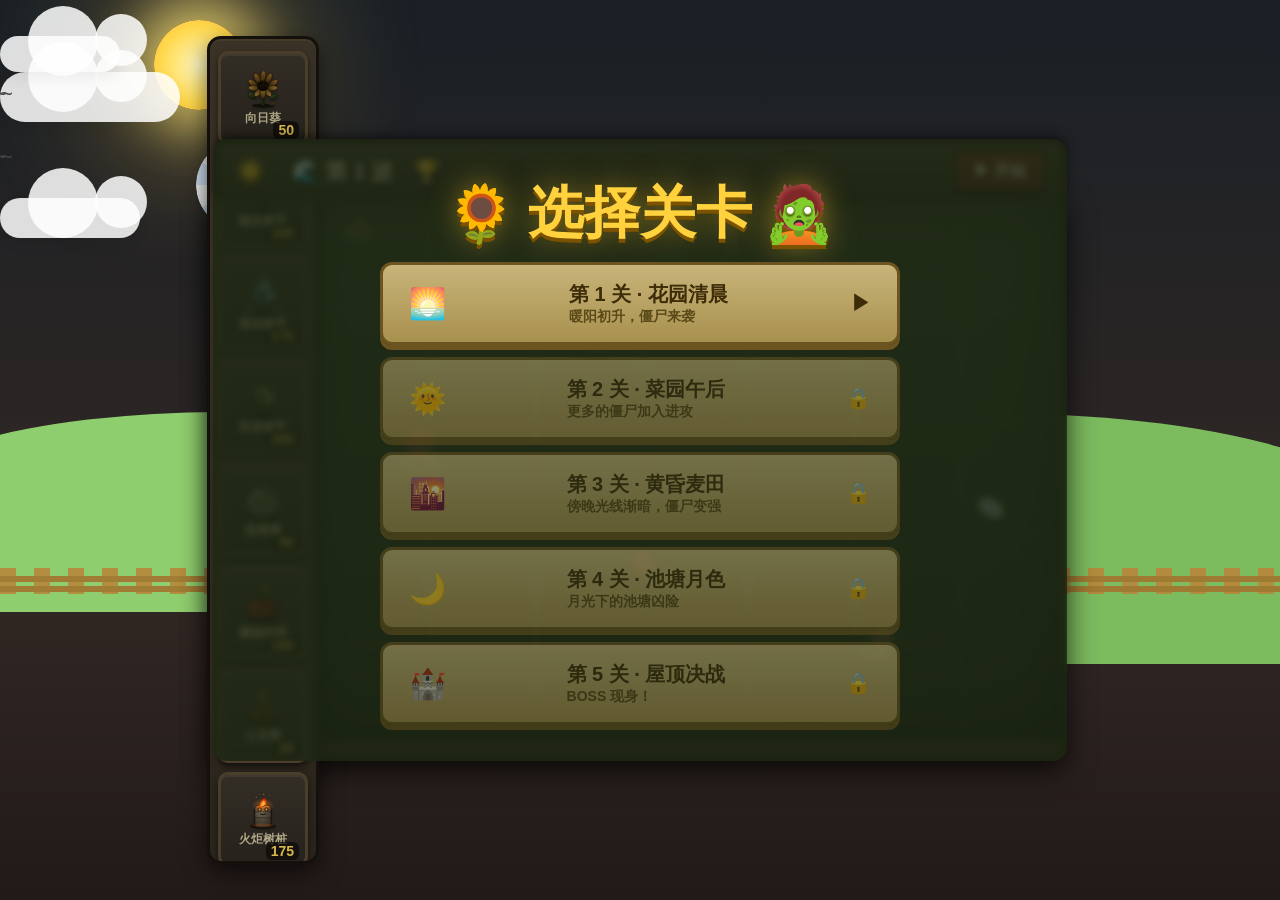
<file: index.html>
<!DOCTYPE html>
<html lang="zh-CN">
<head>
<meta charset="UTF-8">
<meta name="viewport" content="width=device-width, initial-scale=1.0">
<title>🌻 植物大战僵尸 - 乡村版</title>
<link rel="stylesheet" href="style.css">
</head>
<body>

<div id="sky">
  <div id="skySun"></div>
  <div class="cloud c1"></div>
  <div class="cloud c2"></div>
  <div class="cloud c3"></div>
  <div class="bird b1"></div>
  <div class="bird b2"></div>
  <div class="windmill">
    <div class="wm-body"></div>
    <div class="wm-blades"></div>
  </div>
  <div class="hill h1"></div>
  <div class="hill h2"></div>
  <div id="fence"></div>
</div>

<div id="game">
  <div id="stageName" class="hidden"></div>

  <div id="hud">
    <div id="sunDisplay">☀️ <span id="sunCount">150</span></div>
    <div id="waveDisplay">🌊 第 <span id="waveNum">1</span> 波</div>
    <div id="scoreDisplay">🏆 <span id="score">0</span></div>
    <div id="btnPause" class="hud-btn">⏸ 暂停</div>
    <div id="btnStart" class="hud-btn primary">▶ 开始</div>
  </div>

  <!-- BOSS 血条 -->
  <div id="bossBar" class="hidden">
    <span class="boss-label">👿 BOSS</span>
    <div class="boss-track"><div id="bossFill"></div></div>
  </div>

  <div id="sidebar">
    <div class="card" data-plant="sunflower" data-cost="50">
      <span class="card-cd"></span>
      <div class="card-emoji"><img src="assets/plants/sunflower.svg" alt="向日葵"></div>
      <div class="card-name">向日葵</div>
      <div class="card-cost">50</div>
    </div>
    <div class="card" data-plant="peashooter" data-cost="100">
      <span class="card-cd"></span>
      <div class="card-emoji"><img src="assets/plants/peashooter.svg" alt="豌豆射手"></div>
      <div class="card-name">豌豆射手</div>
      <div class="card-cost">100</div>
    </div>
    <div class="card" data-plant="snowpea" data-cost="175">
      <span class="card-cd"></span>
      <div class="card-emoji"><img src="assets/plants/snowpea.svg" alt="寒冰射手"></div>
      <div class="card-name">寒冰射手</div>
      <div class="card-cost">175</div>
    </div>
    <div class="card" data-plant="repeater" data-cost="200">
      <span class="card-cd"></span>
      <div class="card-emoji"><img src="assets/plants/repeater.svg" alt="双发射手"></div>
      <div class="card-name">双发射手</div>
      <div class="card-cost">200</div>
    </div>
    <div class="card" data-plant="wallnut" data-cost="50">
      <span class="card-cd"></span>
      <div class="card-emoji"><img src="assets/plants/wallnut.svg" alt="坚果墙"></div>
      <div class="card-name">坚果墙</div>
      <div class="card-cost">50</div>
    </div>
    <div class="card" data-plant="cherry" data-cost="150">
      <span class="card-cd"></span>
      <div class="card-emoji"><img src="assets/plants/cherry.svg" alt="樱桃炸弹"></div>
      <div class="card-name">樱桃炸弹</div>
      <div class="card-cost">150</div>
    </div>
    <div class="card" data-plant="potatomine" data-cost="25">
      <span class="card-cd"></span>
      <div class="card-emoji"><img src="assets/plants/potatomine.svg" alt="土豆雷"></div>
      <div class="card-name">土豆雷</div>
      <div class="card-cost">25</div>
    </div>
    <div class="card" data-plant="torchwood" data-cost="175">
      <span class="card-cd"></span>
      <div class="card-emoji"><img src="assets/plants/torchwood.svg" alt="火炬树桩"></div>
      <div class="card-name">火炬树桩</div>
      <div class="card-cost">175</div>
    </div>
    <div class="card shovel" id="shovelCard">
      <div class="card-emoji">🪓</div>
      <div class="card-name">铲子</div>
    </div>
    <div class="card-message" id="cardMsg"></div>
  </div>

  <div id="board">
    <div id="mower" class="hidden">🚜</div>
    <!-- 手绘风房子 -->
    <div id="house">
      <div class="roof"></div>
      <div class="chimney"></div>
      <div class="h-body">
        <div class="window w1"></div>
        <div class="window w2"></div>
        <div class="door"></div>
        <div class="sign">🏠 家</div>
      </div>
    </div>
    <!-- 草坪装饰：草丛/石子/花/小路 -->
    <div class="lawn-deco deco1"><span class="bloom"></span></div>
    <div class="lawn-deco deco2"><span class="bloom"></span></div>
    <div class="lawn-deco deco3"><span class="bloom"></span></div>
    <div class="lawn-deco deco4"><span class="bloom"></span></div>
    <div class="lawn-deco deco5"><span class="bloom"></span></div>
    <div class="lawn-deco deco6"><span class="bloom"></span></div>
    <div class="lawn-deco stone-deco"></div>
    <div id="soilBand"></div>
    <div id="gravestone" class="hidden">🪦</div>
    <div id="warningBanner" class="hidden">⚠️ 一大波僵尸正在靠近！⚠️</div>
  </div>

  <!-- 关卡选择 -->
  <div id="levelScreen" class="overlay">
    <h1 class="title">🌻<span>选择关卡</span>🧟</h1>
    <div id="levelList"></div>
  </div>

  <div id="startScreen" class="overlay hidden">
    <h1 class="title">🌻<span>植物大战僵尸</span>🧟</h1>
    <p class="subtitle" id="startSub">保卫你的花园与脑子！</p>
    <div class="start-tips">
      <p>☀️ 点击收集阳光</p>
      <p>🌱 选卡后点击草地种植</p>
      <p>🧟 别让僵尸走到最左边</p>
    </div>
    <button id="btnPlay">进入关卡</button>
  </div>

  <div id="victoryScreen" class="overlay hidden">
    <h1 class="title">🎉<span>过关！</span></h1>
    <p id="victoryInfo">得分：0</p>
    <button id="btnNext">下一关</button>
  </div>

  <div id="gameOver" class="overlay hidden">
    <h1 id="overTitle">游戏结束</h1>
    <p id="overScore">得分：0</p>
    <button id="btnRestart">重试本关</button>
  </div>
</div>
<script src="game.js"></script>
</body>
</html>
</file>
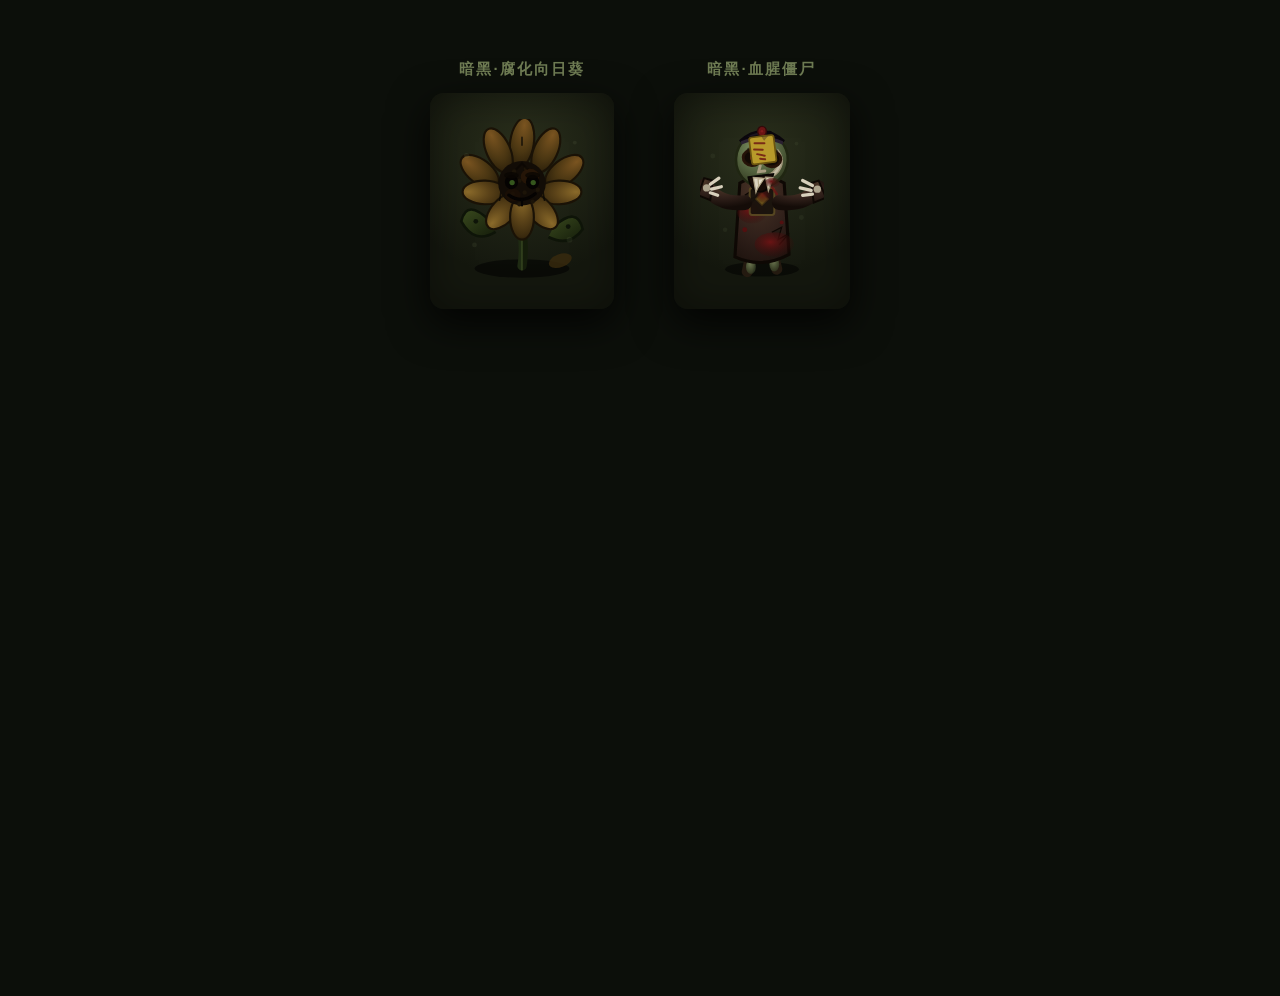
<file: _preview2.html>
<!DOCTYPE html>
<html><head><meta charset="utf-8"><style>
  body{background:#0c0f0a;font-family:sans-serif;display:flex;gap:60px;align-items:flex-start;justify-content:center;min-height:100vh;padding:40px}
  .card{text-align:center}
  .card h2{color:#6d7a52;font-size:15px;letter-spacing:2px;margin-bottom:14px}
  .frame{background:radial-gradient(circle at 50% 26%,#2a2f1c,#14170e 70%);border-radius:14px;padding:26px;box-shadow:0 14px 40px #000c, inset 0 0 40px #0006}
</style></head>
<body>
  <div class="card"><h2>暗黑·腐化向日葵</h2><div class="frame"><img src="assets/plants/sunflower.svg" height="160"></div></div>
  <div class="card"><h2>暗黑·血腥僵尸</h2><div class="frame"><img src="assets/zombies/normal.svg" height="160"></div></div>
</body></html>
</file>
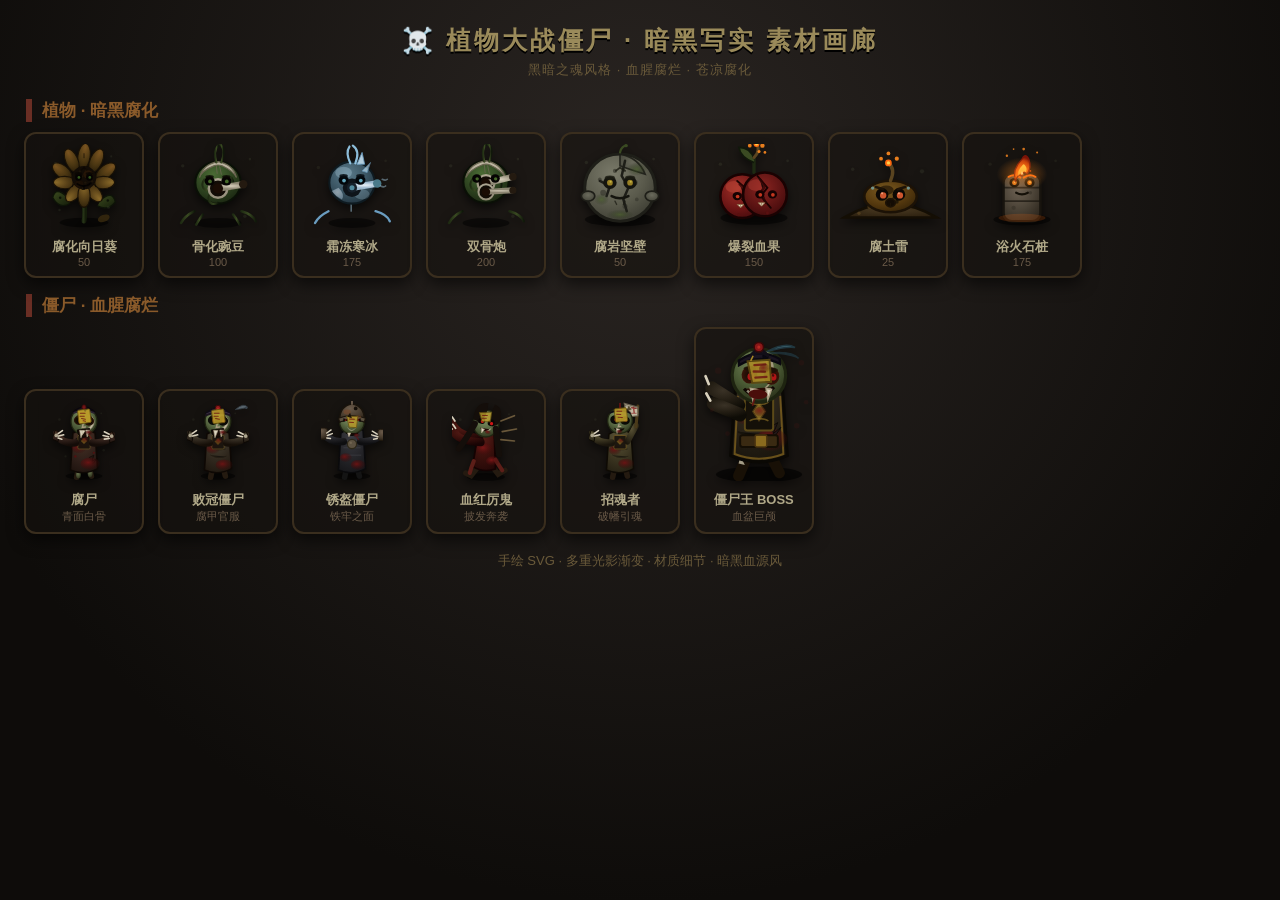
<file: _shot.html>
<!DOCTYPE html>
<html>
<head>
<meta charset="utf-8">
<title>植物大战僵尸·暗黑风 素材画廊</title>
<style>
  *{box-sizing:border-box;margin:0;padding:0}
  body{background:radial-gradient(circle at 50% 20%,#2a2522,#0e0c0a 75%);font-family:"Microsoft YaHei",sans-serif;padding:24px;min-height:100vh;color:#c8c0a8}
  h1{text-align:center;color:#9a8a5a;font-size:25px;letter-spacing:3px;margin-bottom:4px;text-shadow:0 2px 0 #000}
  .sub{text-align:center;color:#6a5a3a;margin-bottom:20px;font-size:13px;letter-spacing:1px}
  h2{color:#8a5a2a;margin:16px 2px 10px;font-size:17px;border-left:6px solid #6a2e24;padding-left:10px}
  .row{display:flex;flex-wrap:wrap;gap:14px;align-items:flex-end;margin-bottom:8px}
  .item{width:120px;background:rgba(20,18,14,.6);border:2px solid #3a2e1e;border-radius:12px;padding:10px 8px 8px;text-align:center;box-shadow:0 6px 16px rgba(0,0,0,.6)}
  .item img{height:84px;width:auto;filter:drop-shadow(0 4px 5px rgba(0,0,0,.6))}
  .item.z img{height:80px}.item.boss img{height:142px}
  .item .nm{font-weight:800;color:#b0a888;margin-top:6px;font-size:13px}
  .item .en{color:#6a5a48;font-size:11px}
  .tags{text-align:center;margin-top:18px;color:#6a5a3a;font-size:13px}
</style>
</head>
<body>
<h1>☠️ 植物大战僵尸 · 暗黑写实 素材画廊</h1>
<div class="sub">黑暗之魂风格 · 血腥腐烂 · 苍凉腐化</div>

<h2>植物 · 暗黑腐化</h2>
<div class="row">
  <div class="item"><img src="assets/plants/sunflower.svg"><div class="nm">腐化向日葵</div><div class="en">50</div></div>
  <div class="item"><img src="assets/plants/peashooter.svg"><div class="nm">骨化豌豆</div><div class="en">100</div></div>
  <div class="item"><img src="assets/plants/snowpea.svg"><div class="nm">霜冻寒冰</div><div class="en">175</div></div>
  <div class="item"><img src="assets/plants/repeater.svg"><div class="nm">双骨炮</div><div class="en">200</div></div>
  <div class="item"><img src="assets/plants/wallnut.svg"><div class="nm">腐岩坚壁</div><div class="en">50</div></div>
  <div class="item"><img src="assets/plants/cherry.svg"><div class="nm">爆裂血果</div><div class="en">150</div></div>
  <div class="item"><img src="assets/plants/potatomine.svg"><div class="nm">腐土雷</div><div class="en">25</div></div>
  <div class="item"><img src="assets/plants/torchwood.svg"><div class="nm">浴火石桩</div><div class="en">175</div></div>
</div>

<h2>僵尸 · 血腥腐烂</h2>
<div class="row">
  <div class="item z"><img src="assets/zombies/normal.svg"><div class="nm">腐尸</div><div class="en">青面白骨</div></div>
  <div class="item z"><img src="assets/zombies/cone.svg"><div class="nm">败冠僵尸</div><div class="en">腐甲官服</div></div>
  <div class="item z"><img src="assets/zombies/bucket.svg"><div class="nm">锈盔僵尸</div><div class="en">铁牢之面</div></div>
  <div class="item z"><img src="assets/zombies/runner.svg"><div class="nm">血红厉鬼</div><div class="en">披发奔袭</div></div>
  <div class="item z"><img src="assets/zombies/flag.svg"><div class="nm">招魂者</div><div class="en">破幡引魂</div></div>
  <div class="item boss"><img src="assets/zombies/boss.svg"><div class="nm">僵尸王 BOSS</div><div class="en">血盆巨颅</div></div>
</div>

<div class="tags">手绘 SVG · 多重光影渐变 · 材质细节 · 暗黑血源风</div>
</body>
</html>
</file>
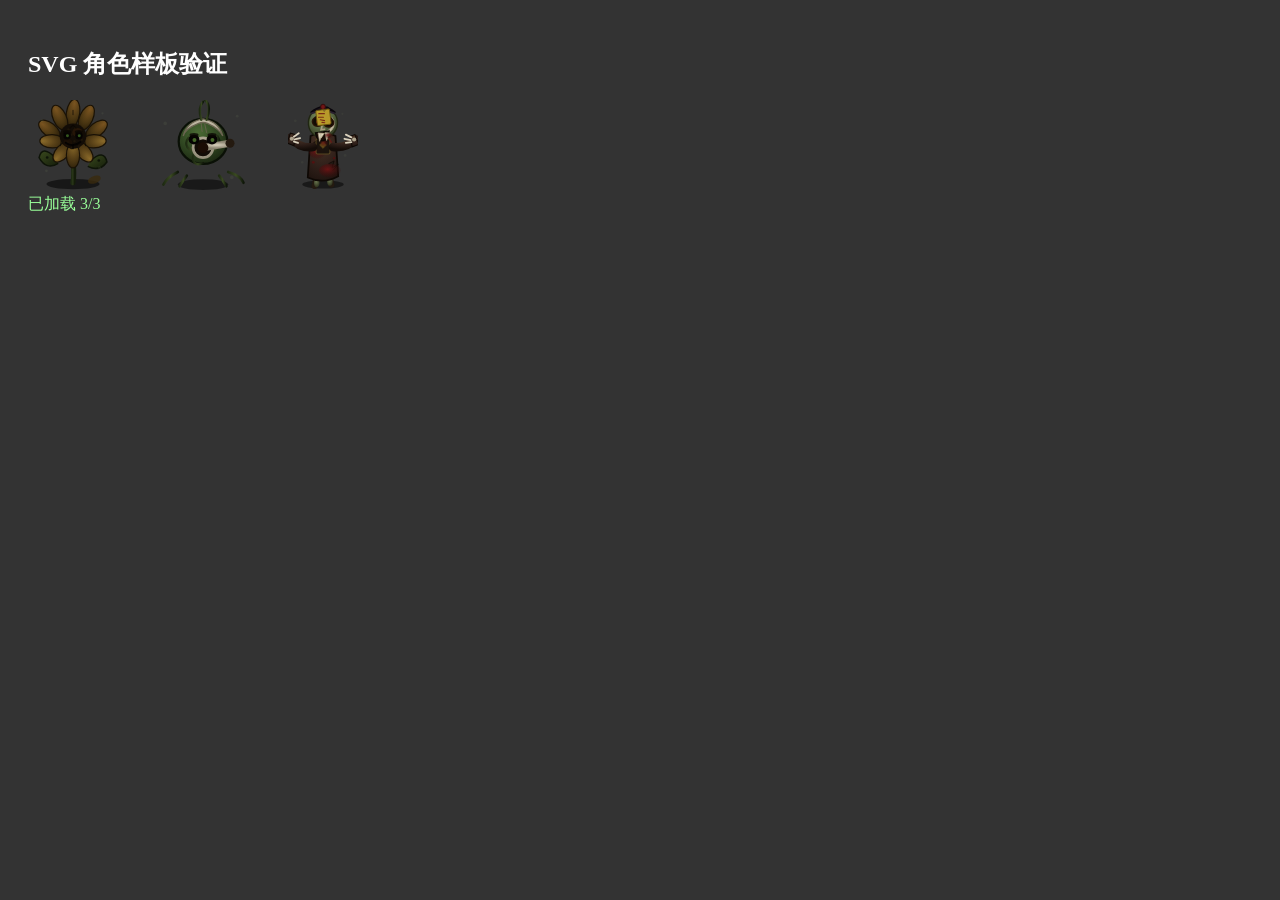
<file: _svgcheck.html>
<!DOCTYPE html><html><head><meta charset="utf-8"></head>
<body style="background:#333;padding:20px">
<h2 style="color:#fff">SVG 角色样板验证</h2>
<div style="display:flex;gap:40px;align-items:flex-end">
  <div title="向日葵"><img src="assets/plants/sunflower.svg" width="90" height="90"></div>
  <div title="豌豆射手"><img src="assets/plants/peashooter.svg" width="90" height="90"></div>
  <div title="僵尸"><img src="assets/zombies/normal.svg" width="70" height="90"></div>
</div>
<div id="msg" style="color:#9f9"></div>
<script>
var m=document.getElementById('msg');
var imgs=document.querySelectorAll('img');
var ok=0;
imgs.forEach(function(im){ im.onload=function(){ok++;document.getElementById('msg').textContent='已加载 '+ok+'/'+imgs.length;}; im.onerror=function(){document.getElementById('msg').textContent+=' 加载失败: '+im.src+' ';}; });
</script>
</body></html>
</file>
<file: style.css>
* { margin:0; padding:0; box-sizing:border-box; }

html,body { height:100%; }
body {
  font-family: "Segoe UI", "Microsoft YaHei", "PingFang SC", sans-serif;
  overflow: hidden;
  user-select: none;
  display:flex; align-items:center; justify-content:center;
  background: #7ec0e8;
}

/* =================== 动态天空背景 =================== */
#sky {
  position: fixed;
  inset: 0;
  z-index: 0;
  overflow: hidden;
  background: linear-gradient(to bottom, #1a2026 0%, #2a2524 45%, #332a26 60%, #221a18 100%);
}
#skySun {
  position: absolute;
  top: 20px; left: 12%;
  width: 90px; height: 90px;
  border-radius: 50%;
  background: radial-gradient(circle, #fff8c0, #ffd94d 60%, #ffb43d 100%);
  box-shadow: 0 0 50px 20px rgba(255,230,120,.7), 0 0 120px 60px rgba(255,210,80,.3);
  animation: sunFloat 6s ease-in-out infinite;
}
@keyframes sunFloat { 0%,100%{transform:translateY(0)} 50%{transform:translateY(10px)} }

.cloud {
  position: absolute;
  width: 180px; height: 50px;
  background: rgba(255,255,255,.85);
  border-radius: 40px;
  box-shadow: 0 6px 14px rgba(0,0,0,.06);
  animation: drift linear infinite;
}
.cloud::before, .cloud::after {
  content:""; position:absolute; background: inherit; border-radius:50%;
}
.cloud::before { width:70px; height:70px; top:-30px; left:28px; }
.cloud::after { width:52px; height:52px; top:-22px; left:95px; }
.c1 { top:8%; animation-duration:60s; }
.c2 { top:22%; width:140px; height:40px; animation-duration:80s; animation-delay:-30s; }
.c3 { top:4%; width:120px; height:36px; animation-duration:95s; animation-delay:-55s; }
@keyframes drift { from{transform:translateX(-220px)} to{transform:translateX(110vw)} }

.bird {
  position: absolute;
  font-size: 22px;
  color:#444;
  animation: fly linear infinite;
  text-shadow: -6px 0 currentColor;
}
.bird::before { content:"~"; }
.b1 { top:16%; animation-duration:22s; animation-delay:-5s; }
.b2 { top:9%; animation-duration:30s; animation-delay:-15s; }
@keyframes fly { from{transform:translateX(-60px) translateY(0)} 25%{transform:translateY(-16px)} 50%{transform:translateY(6px)} to{transform:translateX(110vw) translateY(-4px)} }

/* 风车 */
.windmill { position:absolute; top:14%; left:20%; width:60px; height:130px; }
.wm-body {
  position:absolute; bottom:0; left:50%; transform:translateX(-50%);
  width:16px; height:100px; background:#a0c0d8; border-radius:4px;
  box-shadow: inset -3px 0 3px rgba(0,0,0,.2);
}
.wm-blades {
  position:absolute; top:14px; left:50%; transform:translateX(-50%);
  width:90px; height:90px; margin-left:-45px; margin-top:0;
  background: conic-gradient(from 0deg,
    #e8e8e8 0deg 30deg, #c8d8e8 30deg 60deg,
    #e8e8e8 60deg 90deg, #c8d8e8 90deg 120deg,
    #e8e8e8 120deg 150deg, #c8d8e8 150deg 180deg,
    #e8e8e8 180deg 210deg, #c8d8e8 210deg 240deg,
    #e8e8e8 240deg 270deg, #c8d8e8 270deg 300deg,
    #e8e8e8 300deg 330deg, #c8d8e8 330deg 360deg);
  border-radius:50%;
  -webkit-mask: radial-gradient(circle, transparent 18%, #000 19%);
  mask: radial-gradient(circle, transparent 18%, #000 19%);
  animation: spin 6s linear infinite;
}
@keyframes spin { to { transform:rotate(360deg); } }

.hill { position:absolute; bottom:32%; border-radius:50% 50% 0 0; }
.h1 { left:-10%; width:700px; height:200px; background:#8fce6f; }
.h2 { right:-10%; width:800px; height:250px; background:#7dbb5f; top:46%; }

/* 围栏 */
#fence {
  position: absolute; bottom:34%; left:0; right:0; height:26px;
  background:
    repeating-linear-gradient(90deg, #b8863b 0 16px, transparent 16px 34px);
  opacity:.9;
}
#fence::after {
  content:""; position:absolute; top:8px; left:0; right:0; height:6px; background:#a3742f;
  box-shadow: 0 10px 0 #a3742f;
}

/* =================== 游戏主体 =================== */
#game {
  position: relative;
  z-index: 1;
  display: flex;
  flex-direction: column;
  align-items: center;
  padding: 8px;
}

/* ---------- 关卡名横幅 ---------- */
#stageName {
  position:absolute; top:8px; left:50%; transform:translateX(-50%);
  z-index: 15; pointer-events:none;
  font-size: 26px; font-weight:900; color:#5a3a10;
  background: rgba(255,246,200,.9);
  padding: 4px 26px; border-radius: 20px;
  border: 2px solid #a3742f;
  box-shadow: 0 4px 10px rgba(0,0,0,.25);
  animation: billboard 3s ease-in-out forwards;
}
#stageName.hidden { display:none; }
@keyframes billboard { 0%{opacity:0; transform:translateX(-50%) scale(.6)} 15%{opacity:1; transform:translateX(-50%) scale(1.05)} 25%{transform:translateX(-50%) scale(1)} 80%{opacity:1} 100%{opacity:0} }

/* ---------- HUD ---------- */
#hud {
  width: 850px; height: 58px;
  border-radius: 12px 12px 4px 4px;
  background: linear-gradient(#3a3226, #2e2820 55%, #241e16);
  border: 3px solid #14110c;
  border-bottom: none;
  display:flex; align-items:center; padding:0 16px; gap:20px;
  box-shadow: 0 -4px 12px rgba(0,0,0,.6), inset 0 2px 0 rgba(120,90,50,.22);
  position:relative; z-index:30;
}
#sunDisplay, #waveDisplay, #scoreDisplay {
  font-size: 22px; font-weight:800; color:#c8c0a8;
  text-shadow: 0 2px 0 rgba(0,0,0,.6);
  display:flex; align-items:center; gap:6px;
}
#sunDisplay { font-size:26px; color:#b89a2a; }
.hud-btn {
  padding:8px 18px; font-size:16px; font-weight:700;
  background: linear-gradient(#3a3a32,#2a2a24); color:#c8c8b0;
  border:2px solid #101012; border-radius:8px; cursor:pointer;
  box-shadow:0 2px 0 rgba(0,0,0,.5);
  transition:transform .08s, filter .15s;
}
.hud-btn:hover{filter:brightness(1.3); transform:translateY(-1px)}
.hud-btn:active{transform:translateY(1px); box-shadow:none}
.hud-btn.primary{ margin-left:auto; background:linear-gradient(#6a2e24,#4a1e18); border-color:#1a0c08; }

/* ---------- BOSS 血条 ---------- */
#bossBar {
  width: 850px; margin-top:4px; padding:4px 12px;
  background: rgba(15,15,20,.75); border-radius:8px;
  display:flex; align-items:center; gap:10px; z-index:25;
}
#bossBar.hidden { display:none; }
.boss-label{ font-size:15px; font-weight:800; color:#ff7a6a; white-space:nowrap; }
.boss-track{ flex:1; height:16px; background:#2a1a1a; border-radius:8px; overflow:hidden; border:2px solid #000; }
#bossFill{ height:100%; width:100%; background:linear-gradient(#ff5a4d,#c01220); transition:width .2s; }

/* ---------- 侧栏 ---------- */
#sidebar {
  position:absolute; left:0; top:50%; transform:translateY(-50%);
  max-height:92vh; width:112px; overflow-y:auto;
  background: linear-gradient(160deg,#3a3226,#2a241c);
  border:3px solid #14110c; border-radius:14px;
  padding:12px 10px;
  display:flex; flex-direction:column; gap:9px; align-items:center;
  box-shadow:0 8px 24px rgba(0,0,0,.6), inset 0 2px 0 rgba(120,90,50,.2);
  z-index:20; scrollbar-width:thin;
}
.card{
  width:90px; height:94px; flex-shrink:0;
  background:linear-gradient(#322e26,#26221c);
  border:3px solid #4a3e2a; border-radius:10px;
  display:flex; flex-direction:column; align-items:center; justify-content:center;
  cursor:pointer; position:relative;
  box-shadow:0 4px 6px rgba(0,0,0,.55), inset 0 2px 0 rgba(140,115,80,.16);
  transition:transform .1s, box-shadow .1s;
}
.card.shovel{ background:linear-gradient(#3a3630,#2a2824); border-color:#2c2a26; }
.card:hover:not(.disabled){transform:translateY(-4px) scale(1.03); box-shadow:0 8px 14px rgba(0,0,0,.6)}
.card.selected{ border-color:#8a2e1e; background:linear-gradient(#4a2a22,#3a2018); box-shadow:0 0 16px rgba(160,40,25,.55); transform:translateY(-4px); }
.card.disabled{ opacity:.45; cursor:not-allowed; filter:grayscale(.4); }
.card.disabled::after{ content:""; position:absolute; inset:0; background:repeating-linear-gradient(45deg,transparent 0 6px,rgba(0,0,0,.2) 6px 12px); border-radius:7px; }
.card-emoji{ font-size:34px; line-height:1.1; filter:drop-shadow(0 2px 1px rgba(0,0,0,.3)); display:flex; align-items:center; justify-content:center; height:38px; width:100%; }
.card-emoji img{ height:38px; width:auto; object-fit:contain; pointer-events:none; }
.card-name{ font-size:11.5px; font-weight:800; color:#b0a888; margin-top:2px; text-align:center; }
.card-cost{ position:absolute; bottom:3px; right:6px; font-size:14px; font-weight:800; color:#d8b84a; background:rgba(10,8,6,.7); padding:1px 5px; border-radius:6px; }
.card-cd{ content:""; position:absolute; left:0; right:0; bottom:0; height:0; background:rgba(0,0,0,.6); border-radius:7px; pointer-events:none; transition:height .25s linear; }
.card-message{ font-size:12px; color:#fff2bf; text-align:center; min-height:18px; width:100px; margin-top:2px; font-weight:700; text-shadow:0 1px 2px #000; }

/* ---------- 棋盘 ---------- */
#board {
  position:relative; width:850px; height:560px;
  border-radius:0 0 12px 12px;
  background:
    /* 暗角/压抑氛围 */
    radial-gradient(140% 90% at 50% 30%, transparent 55%, rgba(0,0,0,.5) 100%),
    /* 幽暗血雾高光 */
    radial-gradient(100% 55% at 50% -15%, rgba(120,40,30,.25), transparent 60%),
    /* 暗黑枯土 */
    linear-gradient(to bottom, #2b3a24 0%, #22301e 55%, #1c2a18 78%, #1a2416 100%);
  border:3px solid #141c10; border-top:none;
  box-shadow:0 10px 30px rgba(0,0,0,.8), inset 0 0 60px rgba(0,0,0,.55);
  overflow:hidden; cursor:cell;
}
/* 腐朽霉菌纹理 */
#board::before{
  content:""; position:absolute; inset:0;
  background:
    radial-gradient(1.5px 2.5px at 12% 8%, rgba(20,40,60,.35) 50%, transparent 51%),
    radial-gradient(2px 3px at 33% 22%, rgba(140,160,100,.10) 50%, transparent 51%),
    radial-gradient(1.5px 2.5px at 55% 41%, rgba(20,30,16,.4) 50%, transparent 51%),
    radial-gradient(2px 3px at 78% 63%, rgba(90,120,70,.08) 50%, transparent 51%),
    radial-gradient(1.5px 2.5px at 90% 28%, rgba(20,40,50,.3) 50%, transparent 51%),
    radial-gradient(2px 3px at 20% 74%, rgba(90,110,70,.08) 50%, transparent 51%),
    radial-gradient(1.5px 2.5px at 64% 88%, rgba(22,36,28,.35) 50%, transparent 51%);
  background-size: 220px 180px;
  pointer-events:none; z-index:1;
}
/* 种植格网（暗夜微光格） */
#board::after{
  content:""; position:absolute; inset:0;
  background:
    repeating-linear-gradient(to right, transparent 0 105px, rgba(140,180,160,.10) 105px 106.25px),
    repeating-linear-gradient(to bottom, transparent 0 111px, rgba(140,180,160,.08) 111px 112px);
  pointer-events:none; z-index:1;
}
/* 底部腐土带 */
#soilBand{
  position:absolute; left:0; right:0; bottom:0; height:18px; z-index:1; pointer-events:none;
  background:linear-gradient(to bottom,#3a2c1c,#241a10);
  border-top:2px solid rgba(0,0,0,.5);
  box-shadow:inset 0 4px 6px rgba(0,0,0,.4);
}
#board.planting{ cursor:crosshair; }
#board.paused{ filter:saturate(.5) brightness(.8); }
/* 场景：夜晚 - 更深夜色 */
body[data-scene="night"] #board{
  background:
    radial-gradient(90% 60% at 70% -10%, rgba(150,180,220,.10), transparent 55%),
    radial-gradient(140% 90% at 50% 30%, transparent 55%, rgba(0,0,0,.55) 100%),
    linear-gradient(to bottom,#1e2e1c 0%,#18261a 55%,#141f14 78%,#101a10 100%);
}
body[data-scene="night"] #board::before{ filter:brightness(.35); }
body[data-scene="dusk"] #board{
  background:
    radial-gradient(100% 55% at 50% -15%, rgba(150,60,40,.35), transparent 60%),
    radial-gradient(140% 90% at 50% 30%, transparent 55%, rgba(0,0,0,.55) 100%),
    linear-gradient(to bottom,#44301e 0%,#3a2818 55%,#2c1e12 78%,#221810 100%);
}
body[data-scene="roof"] #board{
  background:
    radial-gradient(100% 55% at 50% -15%, rgba(120,40,30,.25), transparent 60%),
    radial-gradient(140% 90% at 50% 30%, transparent 55%, rgba(0,0,0,.6) 100%),
    linear-gradient(to bottom,#3a3024 0%,#2e261c 55%,#241e16 78%,#1c1812 100%);
}

/* 割草机 */
#mower{ position:absolute; left:4px; top:0; width:80px; height:100%; display:none; align-items:center; font-size:52px; z-index:6; pointer-events:none; filter:drop-shadow(0 3px 2px rgba(0,0,0,.3)); }
#mower.active{ display:flex; animation: mowerGo 2s ease-in forwards; }
@keyframes mowerGo { from{transform:translateX(0)} to{transform:translateX(900px)} }

/* 房子 - 暗黑荒宅 */
#house{
  position:absolute; left:0; top:0; bottom:0; width:76px;
  z-index:5; pointer-events:none;
}
#house .h-body{
  position:absolute; left:6px; top:120px; bottom:0; width:62px;
  background:linear-gradient(180deg,#6a5a48,#4a3a2c);
  border:3px solid #2e2418; border-radius:4px 4px 0 0;
  box-shadow:inset -6px 0 10px rgba(0,0,0,.35);
}
#house .roof{
  position:absolute; left:-2px; top:86px; width:76px; height:0;
  border-left:38px solid transparent; border-right:38px solid transparent;
  border-bottom:46px solid #4a2a1a;
  filter:drop-shadow(0 3px 3px rgba(0,0,0,.45));
}
#house .roof::after{ /* 屋顶瓦楞 */
  content:""; position:absolute; left:-38px; top:8px;
  width:0; height:0;
  border-left:38px solid transparent; border-right:38px solid transparent;
  border-bottom:38px solid #b85a32;
}
#house .chimney{
  position:absolute; left:44px; top:64px; width:16px; height:46px;
  background:#8a5a34; border:2px solid #5a3a20; border-radius:2px;
  z-index:1;
}
#house .chimney::after{ /* 烟 */
  content:""; position:absolute; top:-16px; left:4px;
  width:14px; height:20px; border-radius:50%;
  background:rgba(200,200,200,.7);
  animation: smoke 3s ease-in-out infinite;
}
@keyframes smoke{ 0%{transform:translateY(0) scale(1);opacity:.7} 100%{transform:translateY(-24px) scale(1.6);opacity:0} }
#house .window{
  position:absolute; width:20px; height:18px; background:#2a2618;
  border:3px solid #4a3a2c; border-radius:2px;
  box-shadow:inset 0 0 8px rgba(90,40,30,.28);
}
#house .window.w1{ left:7px; top:24px; }
#house .window.w2{ left:35px; top:24px; }
#house .door{
  position:absolute; left:19px; bottom:8px; width:24px; height:40px;
  background:#3a2a1c; border:3px solid #241a12; border-radius:12px 12px 0 0;
}
#house .door::after{ content:""; position:absolute; top:20px; right:5px; width:4px; height:4px; border-radius:50%; background:#7a1414; }
#house .sign{ position:absolute; bottom:2px; left:50%; transform:translateX(-50%); font-size:11px; color:#6a5a3a; font-weight:800; white-space:nowrap; text-shadow:0 1px 0 #000; }

/* 草坪装饰 - 暗黑枯草丛 */
.lawn-deco{ position:absolute; z-index:3; pointer-events:none; opacity:.85; }
/* 枯草叶簇 */
.lawn-deco::before{
  content:""; position:absolute;
  border-left:9px solid transparent; border-right:9px solid transparent;
  border-bottom:20px solid #2f4430;
  transform-origin:bottom;
  filter:drop-shadow(0 2px 1px rgba(0,0,0,.3));
}
.lawn-deco::after{
  content:""; position:absolute; left:14px;
  border-left:10px solid transparent; border-right:10px solid transparent;
  border-bottom:22px solid #38482c;
  filter:drop-shadow(0 2px 1px rgba(0,0,0,.3));
}
/* 点缀暗色腐花（纯 CSS 五瓣花，暗血色调） */
.lawn-deco .bloom{
  position:absolute; left:2px; top:-8px; width:16px; height:16px;
}
.lawn-deco .bloom::before{
  content:""; position:absolute; inset:2px;
  background:radial-gradient(circle at 50% 50%, #8a6a6a 28%, #6a3a2e 40%, #40201a 70%);
  border-radius:50%;
  box-shadow: 0 -6px 0 -1px #7a4a3a, 0 6px 0 -1px #7a4a3a, -6px 0 0 -1px #7a4a3a, 6px 0 0 -1px #7a4a3a;
  animation:bloomPulse 3s ease-in-out infinite;
}
@keyframes bloomPulse{ 0%,100%{transform:scale(1)} 50%{transform:scale(1.15) rotate(8deg)} }
.deco1{ left:120px; top:24px; }.deco1 .bloom{ left:14px; top:0; }
.deco2{ left:355px; top:130px; }.deco2 .bloom{ left:-6px; top:-10px; }
.deco3{ left:560px; top:24px; }.deco3 .bloom{ left:16px; top:-6px; transform:scale(.8); }
.deco4{ left:180px; top:250px; transform:scale(1.35); }.deco4 .bloom{ left:8px; top:-12px; }
.deco5{ left:420px; top:360px; transform:scale(1.25); }.deco5 .bloom{ left:-4px; top:-4px; transform:scale(.9); }
.deco6{ left:640px; top:440px; }.deco6 .bloom{ left:16px; top:-8px; }
.stone-deco{ left:760px; top:300px; width:26px; height:18px; background:#9aa0a6; border-radius:40% 60% 40% 60%; transform:rotate(20deg); box-shadow:2px 3px 2px rgba(0,0,0,.2); }
.stone-deco::before,.stone-deco::after{ display:none; }

/* 墓碑（夜晚关卡） */
#gravestone{
  position:absolute; left:700px; top:40px; font-size:34px; z-index:3; pointer-events:none;
  filter:drop-shadow(0 3px 2px rgba(0,0,0,.3));
}
#gravestone.hidden{ display:none; }

.cell{ position:absolute; width:106.25px; height:112px; border-right:1px dashed rgba(255,255,255,.2); border-bottom:1px dashed rgba(255,255,255,.16); transition:background .1s; z-index:2; }
.cell.hover{ background:rgba(30,200,60,.4); box-shadow:inset 0 0 0 2px #2fd45c; border-radius:8px; }
.cell.hover.danger{ background:rgba(230,60,40,.4); box-shadow:inset 0 0 0 2px #ff5a3d; }

#warningBanner{
  position:absolute; top:46%; left:50%; transform:translate(-50%,-50%);
  z-index:40; pointer-events:none;
  font-size:34px; font-weight:900; color:#fff; white-space:nowrap;
  text-shadow:0 0 12px #ff4433, 0 0 30px #ff0000, 0 3px 0 #a00;
  background:rgba(180,20,20,.5); padding:10px 26px; border-radius:12px;
  border:3px solid #ff8877;
  animation:warningPulse .5s ease-in-out infinite alternate;
}
#warningBanner.hidden{ display:none; }
@keyframes warningPulse{ from{transform:translate(-50%,-50%) scale(1)} to{transform:translate(-50%,-50%) scale(1.06)} }

/* =================== 植物 =================== */
.plant{ position:absolute; z-index:10; width:106px; height:106px; display:flex; align-items:flex-end; justify-content:center; animation:plantPop .3s cubic-bezier(.34,1.56,.64,1); }
.plant .p-main{ width:auto; height:84px; object-fit:contain; filter:drop-shadow(0 4px 3px rgba(0,0,0,.35)); pointer-events:none; }
@keyframes plantPop{ 0%{transform:scale(0)} 60%{transform:scale(1.18)} 100%{transform:scale(1)} }
.plant.hit .p-main{ animation:hitShake .2s; }
@keyframes hitShake{ 0%,100%{transform:translateX(0)} 25%{transform:translateX(-5px)} 75%{transform:translateX(5px)} }
.plant.die{ animation:plantFade .38s forwards; }
@keyframes plantFade{ to{transform:scale(.2) rotate(45deg); opacity:0} }
.plant-hp{ position:absolute; bottom:6px; left:50%; transform:translateX(-50%); width:50%; height:6px; background:rgba(0,0,0,.5); border-radius:3px; overflow:hidden; z-index:2; }
.plant-hp>div{ height:100%; background:linear-gradient(#7ee65a,#3fb026); border-radius:3px; transition:width .2s; }
.plant[data-type="cherry"] .p-main{ animation:cherryGlow 1.2s ease-in-out infinite; }
.plant[data-type="potatomine"] .p-main{ animation:cherryGlow 2s ease-in-out infinite; }
.plant[data-type="torchwood"] .p-main{ animation:torchGlow 1s ease-in-out infinite; }
@keyframes cherryGlow{ 0%,100%{filter:drop-shadow(0 0 4px #ff3030)} 50%{filter:drop-shadow(0 0 16px #ff6060)} }
@keyframes torchGlow{ 0%,100%{filter:drop-shadow(0 0 8px #ff6600)} 50%{filter:drop-shadow(0 0 20px #ffaa00)} }
.plant.anim-shoot .p-main{ transform:translateX(-7px); transition:transform .05s; }

/* =================== 拟人化僵尸（SVG 主体） =================== */
.zombie{
  position:absolute; z-index:12; bottom:14px; width:92px; height:82px;
  filter:drop-shadow(0 4px 3px rgba(0,0,0,.5));
}
/* 僵尸主体（对应种类 SVG，自带帽子/道具/配色） */
.z-body{
  position:absolute; bottom:2px; left:50%; transform:translateX(-50%);
  height:80px; width:auto; object-fit:contain;
  transform-origin:50% 90%;
  animation:zombieWalk .7s ease-in-out infinite;
  display:block;
  pointer-events:none;
}

/* 走路摇晃 */
@keyframes zombieWalk{
  0%,100%{transform:translateX(-50%) rotate(-4deg) translateY(0)}
  25%{transform:translateX(-50%) rotate(2deg) translateY(-2px)}
  75%{transform:translateX(-50%) rotate(4deg) translateY(0)}
}

/* 不同种类：各自 SVG 已带独立配色/帽子，无需换色 */

/* 攻击（啃食） */
.zombie.attacking .z-body{ animation: chomp .4s infinite; }
@keyframes chomp{
  0%,100%{transform:translateX(-50%) translateX(3px) rotate(6deg)}
  50%{transform:translateX(-50%) translateX(-4px) rotate(-8deg)}
}
/* 死亡 */
.zombie.dying{ transition:all .7s; filter:grayscale(1) brightness(1.6) drop-shadow(0 0 12px #fff); transform:rotate(-85deg) translateY(40px) scale(.7); opacity:0; }

/* 血条 */
.hp-bar{ position:absolute; bottom:-8px; left:50%; transform:translateX(-50%); width:80%; height:7px; background:rgba(40,0,0,.6); border-radius:4px; overflow:hidden; border:1px solid rgba(0,0,0,.4); z-index:15; }
.hp-bar>div{ height:100%; background:linear-gradient(#5cff4a,#2fae24); border-radius:4px; transition:width .2s; }

/* ---------- BOSS ---------- */
.zombie.boss{ bottom:0; width:140px; height:150px; z-index:13; }
.zombie.boss .z-body{ height:142px; }
.zombie.boss .hp-bar{ width:90%; height:10px; bottom:-12px; }
.zombie.boss .z-body{ animation-duration:1s; }

/* =================== 豌豆 / 阳光 / 特效 =================== */
.pea{ position:absolute; z-index:11; width:20px; height:20px; background:radial-gradient(circle at 35% 30%,#e2ff7a,#74b51f 60%,#54901a); border-radius:50%; box-shadow:0 0 8px rgba(150,220,50,.7); pointer-events:none; }
.pea.snow{ background:radial-gradient(circle at 35% 30%,#effffe,#66c7ee 60%,#2f9fd0); box-shadow:0 0 8px rgba(140,210,255,.9); }
.pea.fire{ background:radial-gradient(circle at 35% 30%,#ffe08a,#ff7a2c 60%,#d54a10); box-shadow:0 0 10px rgba(255,140,40,.9); }

.sun{ position:absolute; z-index:30; font-size:40px; cursor:pointer; filter:drop-shadow(0 0 10px #fff8a0); animation:twinkle 1.5s ease-in-out infinite; line-height:1; pointer-events:auto; }
.sun:hover{ transform:scale(1.2); filter:drop-shadow(0 0 16px #ffffcf); }
@keyframes twinkle{ 0%,100%{opacity:1} 50%{opacity:.7} }

.float-text{ position:absolute; z-index:50; pointer-events:none; font-size:20px; font-weight:900; color:#fff; text-shadow:0 2px 2px rgba(0,0,0,.6); animation:floatUp 1s ease-out forwards; white-space:nowrap; }
.float-text.gold{ color:#ffe25a; }
.float-text.score{ color:#7dff6a; }
.float-text.boom{ color:#ff7a3d; font-size:32px; }
@keyframes floatUp{ 0%{opacity:0; transform:translateY(0)} 15%{opacity:1} 100%{opacity:0; transform:translateY(-46px)} }

.particle{ position:absolute; z-index:40; pointer-events:none; font-size:24px; animation:partFly .7s ease-out forwards; }
@keyframes partFly{ to{ transform:translate(var(--dx),var(--dy)) scale(.3) rotate(120deg); opacity:0; } }
.hit-spark{ position:absolute; z-index:45; pointer-events:none; width:8px; height:8px; border-radius:50%; background:#ffe25a; box-shadow:0 0 8px #ffcf3d; animation:spark .3s ease-out forwards; }
@keyframes spark{ to{ transform:scale(2); opacity:0; } }

/* =================== 遮罩 / 界面 =================== */
.overlay{ position:absolute; inset:6px; background:rgba(30,40,20,.78); backdrop-filter:blur(3px); display:flex; flex-direction:column; align-items:center; justify-content:center; z-index:100; border-radius:14px; }
.overlay.hidden{ display:none; }
.overlay .title{ font-size:56px; font-weight:900; color:#ffd23e; text-shadow:0 4px 0 #7a5200, 0 0 30px rgba(255,200,50,.5); margin-bottom:10px; display:flex; align-items:center; gap:12px; }
.overlay .subtitle{ font-size:24px; color:#eaffd0; margin-bottom:18px; }
.start-tips{ background:rgba(0,0,0,.4); padding:16px 30px; border-radius:14px; margin-bottom:24px; border:2px solid rgba(255,255,255,.15); }
.start-tips p{ font-size:19px; color:#fff; margin:6px 0; text-align:left; }
.overlay button{ padding:15px 48px; font-size:23px; font-weight:800; background:linear-gradient(#6cb84a,#45912e); color:#fff; border:3px solid #1d5a14; border-radius:14px; cursor:pointer; box-shadow:0 6px 0 #1d5a14, 0 10px 24px rgba(0,0,0,.4); transition:transform .08s, box-shadow .08s; }
.overlay button:hover{ transform:translateY(-2px); filter:brightness(1.1); }
.overlay button:active{ transform:translateY(4px); box-shadow:0 2px 0 #1d5a14; }
#gameOver h1{ font-size:44px; font-weight:900; color:#ff5544; text-shadow:0 4px 0 #700; margin-bottom:12px; }

/* 关卡选择 */
#levelList{ display:flex; flex-direction:column; gap:12px; width:80%; max-width:520px; }
.level-btn{
  display:flex; align-items:center; justify-content:space-between;
  padding:16px 26px; font-size:20px; font-weight:800; width:100%;
  background:linear-gradient(#c8b47a,#a8904e); color:#3d2c08;
  border:3px solid #6b5420; border-radius:12px; cursor:pointer;
  box-shadow:0 5px 0 #6b5420; transition:transform .08s, filter .12s;
}
.level-btn:hover{ filter:brightness(1.08); transform:translateY(-2px); }
.level-btn:active{ transform:translateY(3px); box-shadow:0 2px 0 #6b5420; }
.level-btn.locked{ opacity:.5; cursor:not-allowed; }
.level-btn .lvl-emoji{ font-size:30px; }
.level-btn .lvl-desc{ font-size:14px; color:#5a4a18; }

/* 场景氛围切换 */
body[data-scene="night"] #sky{
  background:linear-gradient(to bottom,#050a14 0%,#0a1322 45%,#0f1a2e 60%,#0c1419 100%);
}
body[data-scene="night"] #skySun{
  background:radial-gradient(circle,#c8d2e8,#8a96b8 60%,#5a6688 100%);
  box-shadow:0 0 40px 18px rgba(160,170,200,.28), 0 0 100px 50px rgba(120,130,170,.12);
}
body[data-scene="dusk"] #sky{
  background:linear-gradient(to bottom,#3a1812 0%,#4a2a1a 45%,#50301c 60%,#241812 100%);
}
body[data-scene="roof"] #sky{
  background:linear-gradient(to bottom,#191224 0%,#2a1e34 45%,#33243e 60%,#1a1610 100%);
}
body[data-scene="roof"] #skySun{
  background:radial-gradient(circle,#4a3a5a,#6a4a72 60%,#7a4864 100%);
}
</file>
